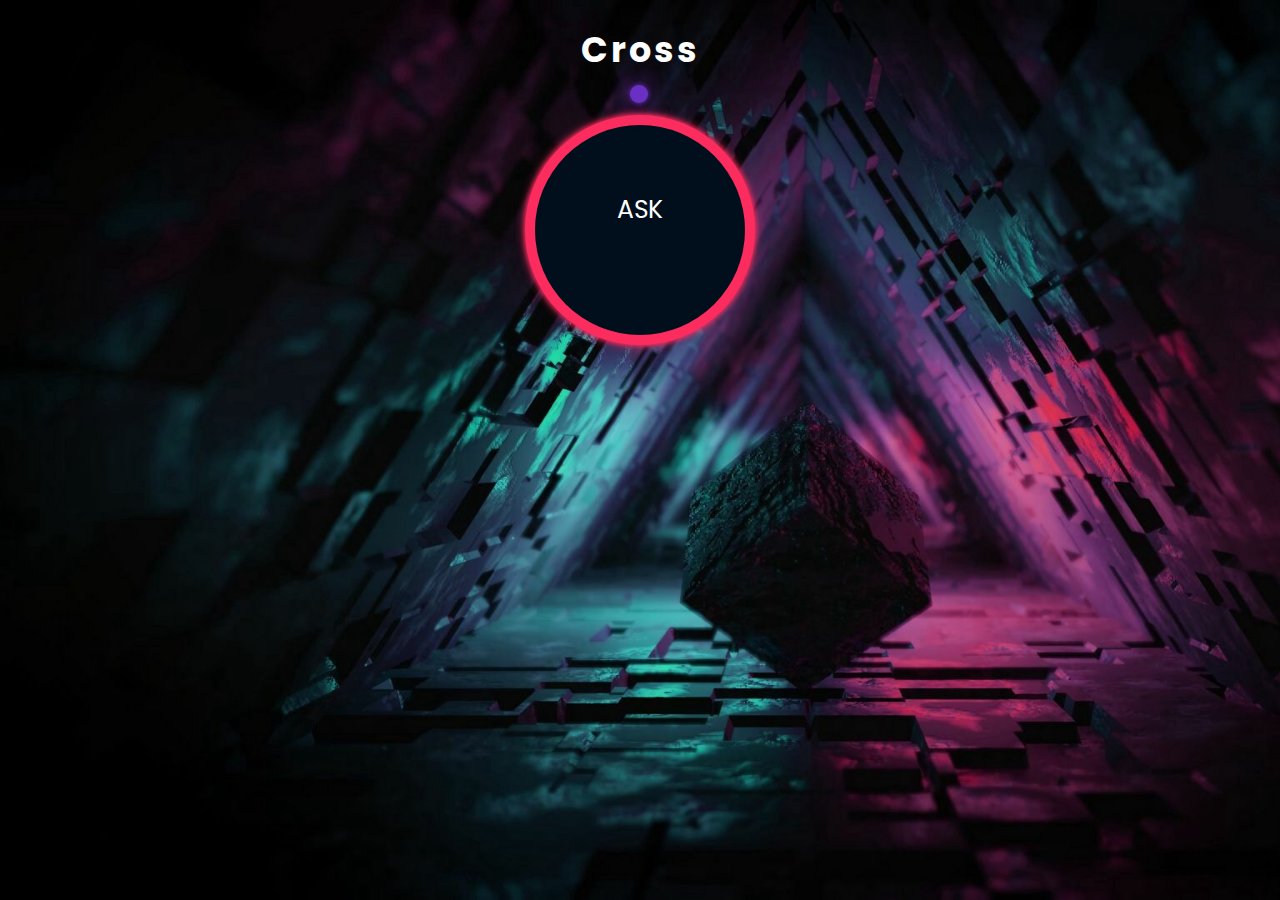
<file: homepage/index.html>
<!DOCTYPE html>
<html lang="en" dir="ltr">
  <head>
    <meta charset="utf-8">
    <link rel="stylesheet" href="style.css">
    <title>NLP</title>
  </head>
  <body>
    <h1 class='brand'>Cross</h1>
    
    <div class="container">
      <div class="circle"></div>
      <p id='text'>ASK</p>
      <div class="pointer-container">
        <div class="pointer transP"></div>
      </div>
      <div class="gradient-circle transC"></div>
    </div>

    <div id="assistant_function">
      <div class="other">
        <div class="card-image"></div>
        <div class="card-text">Other Functions</div>
        <div class="card-stats"><a href="#">Stats</a></div>
      </div>

      <div class="chatbot">
        <div class="card-image"></div>
        <div class="card-text">Chatbot</div>
        <div class="card-stats"><a href="#">Stats</a></div>
      </div>

      <div class="Sentiment">
        <div class="card-image"></div>
        <div class="card-text">Sentiment Analysis</div>
        <div class="card-stats"><a href="#">Stats</a></div>
      </div>

      <div class="text_summ">
        <div class="card-image"></div>
        <div class="card-text">Text Summarization</div>
        <div class="card-stats"><a href="#">Stats</a></div>
      </div>
      
    </div>

  </body>
  <script type="text/javascript" src="script.js"></script>
</html>
</file>
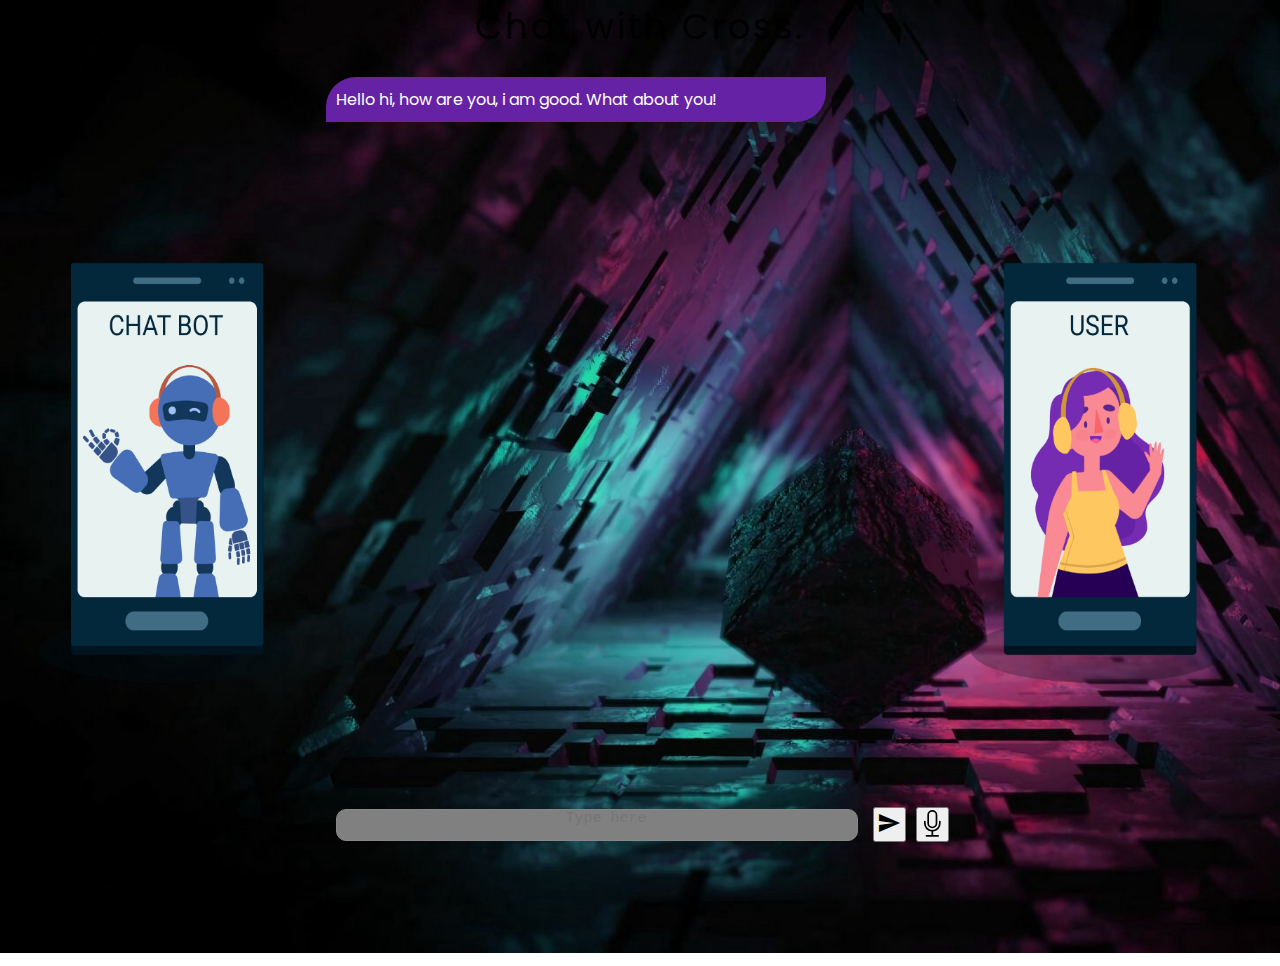
<file: OtherPages/Chatbot/test.html>
<!DOCTYPE html>
<html>
<head>
	<title>Chatbot</title>
	<link rel="stylesheet" type="text/css" href="test_style.css">
    <!-- <link rel="stylesheet" href="https://cdn.jsdelivr.net/npm/bootstrap@4.5.3/dist/css/bootstrap.min.css" integrity="sha384-TX8t27EcRE3e/ihU7zmQxVncDAy5uIKz4rEkgIXeMed4M0jlfIDPvg6uqKI2xXr2" crossorigin="anonymous"> -->
    <link href="https://fonts.googleapis.com/icon?family=Material+Icons" rel="stylesheet">
</head>
<body>
	<div class="brand">
		<p>Chat with Cross.</p>
	</div>
	<div class="container">

		<div class="chatbot-area">
            <img src="chatbot.png">
        </div>

        <div class="chatarea-main">
            <div class="chatarea-outer">
                <div class="chatarea-inner chatbot">Hello hi, how are you, i am good. What about you!</div>
                <!-- <div class="chatarea-inner user">Hello hi Cross, how are you, i am good. What about you!</div> -->
                <!-- <div class="chatarea-inner chatbot">Hello hi, how are you, i am good. What about you!</div>
                <div class="chatarea-inner user">Hello hi Cross, how are you, i am good. What about you!</div>
                <div class="chatarea-inner chatbot">Hello hi, how are you, i am good. What about you!</div>
                <div class="chatarea-inner user">Hello hi Cross, how are you, i am good. What about you!</div>
                <div class="chatarea-inner chatbot">Hello hi, how are you, i am good. What about you!</div>
                <div class="chatarea-inner user">Hello hi Cross, how are you, i am good. What about you!</div> -->
            </div>

            <div class="user_form">
                <div class="form">
                    <textarea id="text_area" placeholder="  Type here" rows="2" cols="50"></textarea>
                    <button id="send">
                        <i class="material-icons">send</i>
                    </button>
                    <button id="mic">
                        <svg width="2em" height="2em" viewBox="0 0 16 16" class="bi bi-mic" fill="currentColor" xmlns="http://www.w3.org/2000/svg">
                          <path fill-rule="evenodd" d="M3.5 6.5A.5.5 0 0 1 4 7v1a4 4 0 0 0 8 0V7a.5.5 0 0 1 1 0v1a5 5 0 0 1-4.5 4.975V15h3a.5.5 0 0 1 0 1h-7a.5.5 0 0 1 0-1h3v-2.025A5 5 0 0 1 3 8V7a.5.5 0 0 1 .5-.5z"/>
                          <path fill-rule="evenodd" d="M10 8V3a2 2 0 1 0-4 0v5a2 2 0 1 0 4 0zM8 0a3 3 0 0 0-3 3v5a3 3 0 0 0 6 0V3a3 3 0 0 0-3-3z"/>
                        </svg>
                    </button>

                </div >
            </div>

        </div>

        <div class="user-area">
            <img src="user.png">
        </div>

	</div>
    <script type="text/javascript" src="jquery.min.js"></script>
    <script type="text/javascript" src="test_script.js"></script>
</body>
<!-- <script src="https://code.jquery.com/jquery-3.5.1.slim.min.js" integrity="sha384-DfXdz2htPH0lsSSs5nCTpuj/zy4C+OGpamoFVy38MVBnE+IbbVYUew+OrCXaRkfj" crossorigin="anonymous"></script>
<script src="https://cdn.jsdelivr.net/npm/bootstrap@4.5.3/dist/js/bootstrap.bundle.min.js" integrity="sha384-ho+j7jyWK8fNQe+A12Hb8AhRq26LrZ/JpcUGGOn+Y7RsweNrtN/tE3MoK7ZeZDyx" crossorigin="anonymous"></script> -->
</html>
</file>
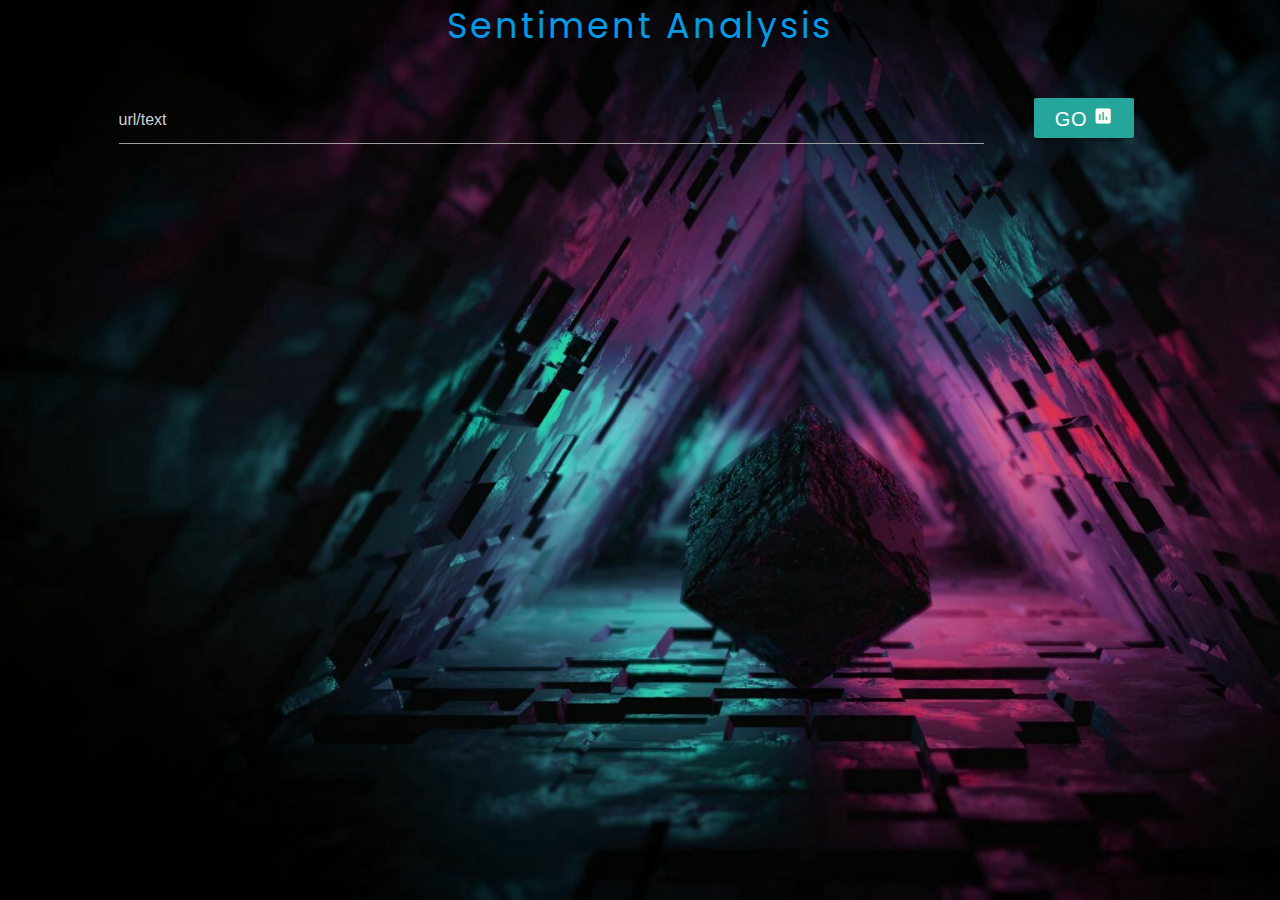
<file: OtherPages/SentimentAnalysis/sentiment.html>
<!DOCTYPE html>
<html>
<head>
	<title>Sentiment Analysis</title>
	<link rel="stylesheet" type="text/css" href="sentiment_style.css">
    <link rel="stylesheet" href="https://cdnjs.cloudflare.com/ajax/libs/materialize/1.0.0/css/materialize.min.css">
    <link href="https://fonts.googleapis.com/icon?family=Material+Icons" rel="stylesheet">
</head>
<body>
    <p><a class="brand" href="sentiment.html">Sentiment Analysis</a></p>

    <div id="data">
      <div class="row">
        <div class="col s12">
          <div class="input-field col s10">
            <input id="text" type="text" placeholder="url/text">
          </div>
          <div class="input-field col s2">
            <button class="btn waves-effect waves-light" id="go">Go
                <i class="large material-icons">assessment</i>
            </button>
          </div>
        </div>
      </div>
    </div>

    <div id="show_sentiment">
      
    </div>

    <script type="text/javascript" src="jquery.min.js"></script>
    <script type="text/javascript" src="sentiment_script.js"></script>
    <script src="https://cdnjs.cloudflare.com/ajax/libs/materialize/1.0.0/js/materialize.min.js"></script>
</body>
</html>
</file>
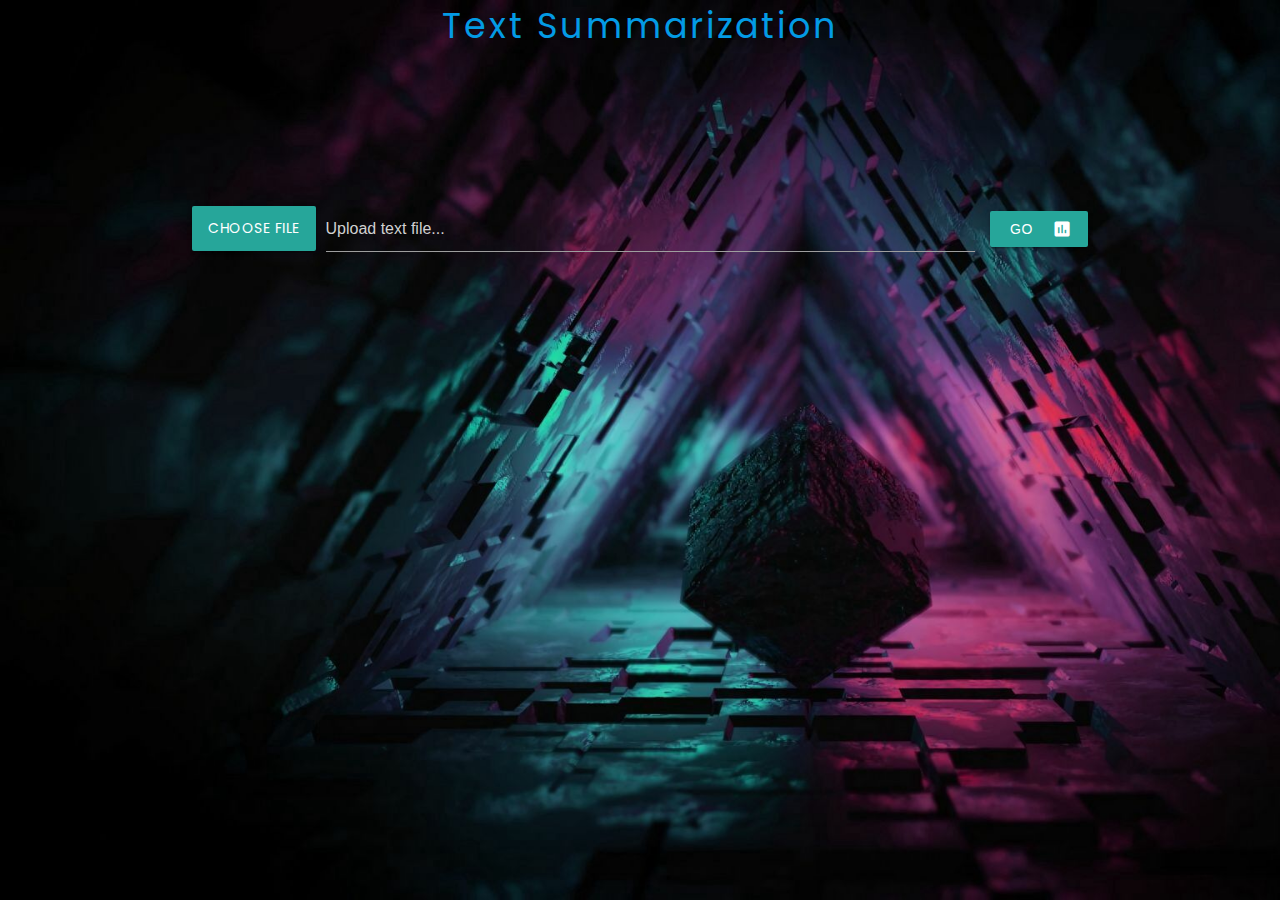
<file: OtherPages/TextSummarization/text_summ.html>
<!DOCTYPE html>
<html>
<head>
	<title>Text Summarization</title>
	<link rel="stylesheet" href="https://cdnjs.cloudflare.com/ajax/libs/materialize/1.0.0/css/materialize.min.css">
	<link href="https://fonts.googleapis.com/icon?family=Material+Icons" rel="stylesheet">
	<link rel="stylesheet" type="text/css" href="css/textSumm_style.css">
	<link rel="stylesheet" href="css/medium-editor.css">
	<link rel="stylesheet" href="css/themes/default.css">
</head>
<body>
	<p><a class="brand" href="text_summ.html">Text Summarization</a></p>
	
	<div class="container">
		<div class="form_group">
			<form>
			  <div class="file-field input-field">
				<div class="btn">
					<span>Choose File</span>
					<input  id="inputfile" type="file">
				</div>
				<div class="file-path-wrapper">
					<input class="file-path validate" type="text" placeholder="Upload text file...">
				</div>
			</div>
			</form>

			<button class="btn waves-effect waves-light" id="summarize" onclick='handleFileSelect();'>Go
				<i class="material-icons right">assessment</i>
			</button>
		</div>

		<div id="output" class="editable medium-editor-element"></div>
		
		<a class="btn waves-effect waves-light" id="link" download>Download</a>

	</div>
	<script src="js/medium-editor.js"></script>
	<script src="https://cdnjs.cloudflare.com/ajax/libs/materialize/1.0.0/js/materialize.min.js"></script>
</body>
	<script type="text/javascript" src="js/textSumm_script.js"></script>
</html>
</file>
<file: homepage/style.css>
@import url('https://fonts.googleapis.com/css2?family=Poppins:ital,wght@0,100;0,200;0,400;1,100&display=swap');
@import url('https://fonts.googleapis.com/css2?family=Major+Mono+Display&display=swap');

*{
  box-sizing: border-box;
}
body{
  font-family: 'Poppins',sans-serif;
  background: url(cube.jpg) no-repeat;
  color: white;
  background-size: cover;
  min-height: 100vh;
  overflow: hidden;
  display: flex;
  flex-direction: column;
  align-items: center;
  margin: 0;
}

.container{
  display: flex;
  align-items: center;
  justify-content: center;
  height:210px;
  width: 210px;
  margin:auto;
  margin-top: 5px;
  position:relative;
  transform: scale(1);
  
}

.gradient-circle{
  margin-top: 20px;
  height: 230px;
  width: 230px;
  position: absolute;
  top:-10px;
  left: -10px;
  z-index:-2;
  border-radius: 50%;

}
.transC{
  background-color: #6930c3;
  box-shadow: 0 0 5px #6930c3,
              0 0 25px #6930c3;
  transition: all 2s linear;
}

.circle{
  margin-top: 20px;
  background-color: #010f1c;
  height:100%;
  width: 100%;
  position:absolute;
  top: 0;
  left: 0;
  z-index: -1;
  border-radius: 50%;
}

.pointer-container{
  position: absolute;
  top:-20px;
  /* left:140px; */
  height: 143px;
  width: 20px; 
   /*background: red; */
  animation: rotate 7.5s linear forwards infinite;
  transform-origin: bottom center;
}

.pointer{
  background: #fc2d5e;
  box-shadow: 0 0 5px #fc2d5e,
              0 0 10px #fc2d5e;
  border-radius: 50%;
  height: 18px;
  width: 18px;
  display: block;
  transition: 0.5s all;
}

.container.grow{
  animation: grow 4s linear forwards;
}
.container.shrink{
  animation: shrink 4s linear forwards;
}

@keyframes rotate {
  from{
    transform: rotate(0deg)
  }
  to{
    transform: rotate(360deg);
  }
}

@keyframes grow {
  from{
    transform: scale(1);
  }
  to{
    transform: scale(1.2);
  }
}
@keyframes shrink {
  from{
    transform: scale(1.2);
  }
  to{
    transform: scale(1);
  }
}

.toggle-pointer{
  background: #6930c3;
  box-shadow: 0 0 5px #6930c3,
              0 0 25px #6930c3;
}
.toggle-gradient{

  background: #fc2d5e;
  box-shadow: 0 0 5px #fc2d5e,
              0 0 10px #fc2d5e;
}

#text{
  cursor: pointer;
  font-size: 25px;
}
#text:hover{
  text-shadow: 0 0 5px white,
               0 0 20px white;
}

.cngclr{
  color: red;
}

.brand{
  font-size: 35px;
  letter-spacing: 3px;
  cursor: pointer;
  transition: all 0.5s;
}
.brand:hover{
  color: white;
  text-shadow: 0 0 5px white,
              0 0 25px white;
}

#assistant_function{
  /*background: white;*/
  height: 250px;
  width: 100%;
  margin-bottom: 3px;
  /*display: grid;
  grid-template-columns: 1fr 1fr 1fr 1fr;*/
  display: flex;
  justify-content: space-between;
  align-items: center;
  padding-left: 1%;
  padding-right: 1%;
  opacity: 0;
}

#assistant_function h1{
  /*font-family: 'Major Mono Display', monospace;*/
  color: #d100d1;
  text-shadow:    0 0 5px #d100d1,
                  0 0 20px #d100d1;
  user-select: none;
  font-size: 15px;
  /*margin-bottom: 15px;*/
}

.other{
  /*width: 250px;*/
  box-shadow: 5px 5px 15px rgba(0,0,0,0);
  /*background: #f4a261; */
  display: grid;
  /*grid-template-columns: 250px;*/
  grid-template-rows: 150px 50px 50px;
  grid-template-areas: "image" "text" "stats";
  transition: 0.5s ease;
  width: 25%;
  float: left;
}

.chatbot{
  /*width: 250px;*/
  box-shadow: 5px 5px 15px rgba(0,0,0,0);
  /*background: #f4a261; */
  display: grid;
  /*grid-template-columns: 250px;*/
  grid-template-rows: 150px 50px 50px;
  grid-template-areas: "image" "text" "stats";
  transition: 0.5s ease;
  width: 25%;
  float: left;
  padding-left: 1%;
}

.Sentiment{
  /*width: 250px;*/
  box-shadow: 5px 5px 15px rgba(0,0,0,0);
  /*background: #f4a261; */
  display: grid;
  /*grid-template-columns: 250px;*/
  grid-template-rows: 150px 50px 50px;
  grid-template-areas: "image" "text" "stats";
  transition: 0.5s ease;
  width: 25%;
  float: left;
  padding-left: 1%;
}

.text_summ{
  /*width: 250px;*/
  box-shadow: 5px 5px 15px rgba(0,0,0,0);
  /*background: #f4a261; */
  display: grid;
  /*grid-template-columns: 250px;*/
  grid-template-rows: 150px 50px 50px;
  grid-template-areas: "image" "text" "stats";
  transition: 0.5s ease;
  width: 25%;
  float: left;
  padding-left: 1%;
}

.card-image{
  grid-area: image;
}
.card-text{
  grid-area: text;
}
.card-stats{
  grid-area: stats;
}

.card-image{
  grid-area:image;
  background: url('4.png') no-repeat ;
  background-size:cover;
  background-position: center center;
}

.card-text{
  align-self: center;
  text-align: center;
  font-size: 20px;
  font-family: 'Major Mono Display', monospace;
  user-select: none;
  text-shadow: 0 0 5px red;
}

.card-stats a{
  font-size: 15px;
  text-decoration: none;
  color:red;
}
.card-stats{
  text-align: center;
}

.other:hover{
  transform: scale(1.05);
}

.chatbot:hover{
  transform: scale(1.05);
}

.Sentiment:hover{
  transform: scale(1.05);
}

.text_summ:hover{
  transform: scale(1.05);
}
</file>
<file: OtherPages/Chatbot/test_style.css>
@import url('https://fonts.googleapis.com/css2?family=Poppins:ital,wght@0,100;0,200;0,400;1,100&display=swap');
*{
  margin: 0;
  padding: 0;
  box-sizing: border-box;
}

body{
  font-family: 'Poppins',sans-serif;
  background: url(cube.jpg) no-repeat;
  /*background: white;*/
  /*color: black;*/
  background-size: cover;
  min-height: 100vh;
  overflow: hidden;
  display: flex;
  flex-direction: column;
  align-items: center;
  margin: 0;
}

.container{
	/*background: white;*/
	margin: 0;
	height: 100vh;
	display: flex;
}

.brand{
  /*margin-top: 5%;*/
  font-size: 35px;
  letter-spacing: 3px;
  animation: cngclr 2s alternate infinite;
  user-select: none;
}
@keyframes cngclr {
  0%{
    color: #d100d1;
    text-shadow: 0 0 5px #d100d1,
                0 0 25px #d100d1;
  }
  100%{
    color: #6fffe9;
    text-shadow: 0 0 5px #6fffe9,
                0 0 10px #6fffe9,
                0 0 25px #6fffe9;
  }
}
.brand:hover{
  text-shadow: 0 0 5px white,
              0 0 25px white;
}

.user-area, .chatbot-area {
    width: 20%;
    height: calc(100vh - 60px);
    margin-right: 15px;
    display: flex;
    align-items: center;
    position: fixed;
    left: 3%;
    z-index: 99999;
    /*background: white;*/
}

.user-area {
    float: left;
    right: 3%;
    left: auto;
}

.user-area img, .chatbot-area img {
    width: 100%;
    height: 50%;
}

.chatbot-area img{
	left: 0;
}

.chatarea-main {
    display: block;
    width: 50%;
    margin: auto;
    margin-top: 1%;
    height: 100%;
    transition: all .5s ease;
}

.chatarea-outer {
	  padding: 1%;
    width: 700px;
    float: left;
    height: 80%;
    overflow-y: auto;
    scroll-behavior: smooth;
    /*background: white;*/
    transition: all .5s ease;

}

::-webkit-scrollbar {
  width: 5px;
}

/* Track */
::-webkit-scrollbar-track {
  background: transparent;
}

/* Handle */
::-webkit-scrollbar-thumb {
  background: #e3dfde;
  border-radius: 5px;
}

/* Handle on hover */
::-webkit-scrollbar-thumb:hover {
  background: #555;
}

.user-area .chatarea-main{
	float: left;
}

.chatarea-inner {
    float: left;
    width: 500px;
    padding: 10px;
    color: #fff;
    position: relative;
    margin: 5px 0;
    background: black;
}

.chatarea.user {
    float: right;
    width: 40%;
    padding: 20px 0;
}

.chatarea-inner.chatbot{
    background: #6522A4;
    border-radius: 30px 0px;
}
.chatarea-inner.user{
    background: #008a75;
    float: right;
    border-radius: 0px 30px 0px 30px;

}

/*.chatarea-inner.user:before {
    content: '';
    position: absolute;
    border-right: 20px solid #6522A4;
    border-top: 20px solid transparent;
    border-bottom: 0px solid transparent;
    bottom: 0;
    left: -20px;
}

.chatarea-inner.chatbot:before {
    content: '';
    position: absolute;
    border-left: 20px solid #6fffe9;
    border-top: 20px solid transparent;
    border-bottom: 0px solid transparent;
    bottom: 0;
    right: -20px;
}*/

.user-area .chatarea-inner{
  float: left;
}

.user_form{
  width: 100%;
  float: left;
  margin-top: 10px;
  /*background: black;*/
  max-height: 50px;
  margin-bottom: 2%;
}

.form{
  display: flex;
  flex-direction: row;
  padding: 1%;
}

textarea{
  text-align: center;
  font-size: 15px;
  margin-top: 1%;
  outline: 0;
  background: grey;
  color: white;
  border: 1px solid #888; 
  border-radius: 10px;
  outline: none;
  margin: 6.54688px 10px 0px; 
  width: 559px; 
  height: 32px;
  resize: none;
}
textarea:focus{
  color: white;
  transform: translateY(-8px);
  transition: all .5s ease;
}

#send{
  height: 35px;
  width: 35px;
  margin:5px
}

#mic{
  height: 35px;
  width: 35px;
  margin:5px
}
</file>
<file: OtherPages/SentimentAnalysis/sentiment_style.css>
@import url('https://fonts.googleapis.com/css2?family=Poppins:ital,wght@0,100;0,200;0,400;1,100&display=swap');
*{
  margin: 0;
  padding: 0;
  box-sizing: border-box;
}

body{
  font-family: 'Poppins',sans-serif;
  background: url(cube.jpg) no-repeat;
  /*background: white;*/
  /*color: black;*/
  background-size: cover;
  min-height: 100vh;
  overflow: hidden;
  display: flex;
  flex-direction: column;
  align-items: center;
  margin: 0;
}

/* body> *:not(#show_sentiment) {
  filter: blur(8px);
  -webkit-filter: blur(8px);
} */

.brand{
  /*margin-top: 5%;*/
  font-size: 35px;
  letter-spacing: 3px;
  animation: cngclr 2s alternate infinite;
  user-select: none;
  text-decoration: none;
}
@keyframes cngclr {
  0%{
    color: #d100d1;
    text-shadow: 0 0 5px #d100d1,
                0 0 25px #d100d1;
  }
  100%{
    color: #6fffe9;
    text-shadow: 0 0 5px #6fffe9,
                0 0 10px #6fffe9,
                0 0 25px #6fffe9;
  }
}
.brand:hover{
  text-shadow: 0 0 5px white,
              0 0 25px white;
}

#data{
    /* background: white;  */
    margin-top: 30px;
    width: 85%;
    height: 100px;
    text-align: center;
}

/* sentimentCheck.html */
#show_sentiment {
    width: 75%;
    /* background: antiquewhite; */
    height: 450px;
    /* box-shadow: 10px 10px 25px rgba(0,0,0,0.9); */
    display: block;
}  

#text{
    text-decoration: none;
    color: white;
}

#go{
  width: 100px;
  height: 40px;
  font-size: 20px;
}

#result {
    text-align: center;
    margin: auto;
    line-height: 54px;
    height: 54px;
    width: 100px;
    letter-spacing: .5px;
    font-size: 14px;
    outline: 0;
    color: white;
    cursor: pointer;
}

#title{
    padding: 5px;
    margin-top: 5px;
    width: 100%;
    height: 50px;
    /* background: black; */
    color: white;
    text-align: center;
}

#positive_review{
    color: white;
    margin-top: 1%;
    margin-left: 42%;
    width: 160px;
    height: 200px;
    scroll-behavior: smooth;
    overflow-y: scroll;
    padding: 5px;
    border: 2px solid gray;
}

::-webkit-scrollbar {
    width: 5px;
  }
  
  /* Track */
  ::-webkit-scrollbar-track {
    background: transparent;
  }
  
  /* Handle */
  ::-webkit-scrollbar-thumb {
    background: rgb(207, 205, 205);
    border-radius: 5px;
  }
  
  /* Handle on hover */
  ::-webkit-scrollbar-thumb:hover {
    background: #555;
  }

#customer_sat {
    margin-top: 10px;
    margin-left: 30.5%;
    color: white;
    width: 400px;
    height: 100px;
    /* background: black; */
    padding: 5px;
    text-align: center;
}
</file>
<file: OtherPages/TextSummarization/css/textSumm_style.css>
@import url('https://fonts.googleapis.com/css2?family=Poppins:ital,wght@0,100;0,200;0,400;1,100&display=swap');
*{
  margin: 0;
  padding: 0;
  box-sizing: border-box;
}

body{
  font-family: 'Poppins',sans-serif;
  background: url(cube.jpg) no-repeat;
  /*background: white;*/
  /*color: black;*/
  background-size: cover;
  min-height: 100vh;
  overflow: hidden;
  display: flex;
  flex-direction: column;
  align-items: center;
  margin: 0;
}

.brand{
  /*margin-top: 5%;*/
  font-size: 35px;
  letter-spacing: 3px;
  animation: cngclr 2s alternate infinite;
  user-select: none;
}
@keyframes cngclr {
  0%{
    color: #d100d1;
    text-shadow: 0 0 5px #d100d1,
                0 0 25px #d100d1;
  }
  100%{
    color: #6fffe9;
    text-shadow: 0 0 5px #6fffe9,
                0 0 10px #6fffe9,
                0 0 25px #6fffe9;
  }
}
.brand:hover{
  text-shadow: 0 0 5px white,
              0 0 25px white;
}

.container{
  margin: auto;
  height: 600px;
  width: 70%;
}

.form_group{
  display: flex;
  height: 20%;
  /* width: 100%; */
  /*background: yellow;*/
}

form{
  margin-top: 1em;
  margin-right: 1em;
  float: left;
  width: 90%;
}

input {
  color: white;
}

#summarize {
  margin-top: 2.5em;
  width: 100px;
}

.brand:hover{
  border: 0 0 5px white,
              0 0 25px white;
}

#output{
  padding: 7px;
  padding-left: 10px;
  margin-top: -15px;
  margin-bottom: 5px;
  background: white;
  height: 75%;
  display: none;
  scroll-behavior: smooth;
  overflow-y: scroll;
  border-radius: 5px;
}

::-webkit-scrollbar {
  width: 5px;
}

/* Track */
::-webkit-scrollbar-track {
  background: transparent;
}

/* Handle */
::-webkit-scrollbar-thumb {
  background: #e3dfde;
  border-radius: 5px;
}

/* Handle on hover */
::-webkit-scrollbar-thumb:hover {
  background: #555;
}

#link {
  margin-left: 42%;
  opacity: 0;
}
</file>
<file: OtherPages/TextSummarization/css/medium-editor.css>
@-webkit-keyframes medium-editor-image-loading {
  0% {
    -webkit-transform: scale(0);
            transform: scale(0); }
  100% {
    -webkit-transform: scale(1);
            transform: scale(1); } }

@keyframes medium-editor-image-loading {
  0% {
    -webkit-transform: scale(0);
            transform: scale(0); }
  100% {
    -webkit-transform: scale(1);
            transform: scale(1); } }

@-webkit-keyframes medium-editor-pop-upwards {
  0% {
    opacity: 0;
    -webkit-transform: matrix(0.97, 0, 0, 1, 0, 12);
            transform: matrix(0.97, 0, 0, 1, 0, 12); }
  20% {
    opacity: .7;
    -webkit-transform: matrix(0.99, 0, 0, 1, 0, 2);
            transform: matrix(0.99, 0, 0, 1, 0, 2); }
  40% {
    opacity: 1;
    -webkit-transform: matrix(1, 0, 0, 1, 0, -1);
            transform: matrix(1, 0, 0, 1, 0, -1); }
  100% {
    -webkit-transform: matrix(1, 0, 0, 1, 0, 0);
            transform: matrix(1, 0, 0, 1, 0, 0); } }

@keyframes medium-editor-pop-upwards {
  0% {
    opacity: 0;
    -webkit-transform: matrix(0.97, 0, 0, 1, 0, 12);
            transform: matrix(0.97, 0, 0, 1, 0, 12); }
  20% {
    opacity: .7;
    -webkit-transform: matrix(0.99, 0, 0, 1, 0, 2);
            transform: matrix(0.99, 0, 0, 1, 0, 2); }
  40% {
    opacity: 1;
    -webkit-transform: matrix(1, 0, 0, 1, 0, -1);
            transform: matrix(1, 0, 0, 1, 0, -1); }
  100% {
    -webkit-transform: matrix(1, 0, 0, 1, 0, 0);
            transform: matrix(1, 0, 0, 1, 0, 0); } }

.medium-editor-anchor-preview {
  font-family: "Helvetica Neue", Helvetica, Arial, sans-serif;
  font-size: 16px;
  left: 0;
  line-height: 1.4;
  max-width: 280px;
  position: absolute;
  text-align: center;
  top: 0;
  word-break: break-all;
  word-wrap: break-word;
  visibility: hidden;
  z-index: 2000; }
  .medium-editor-anchor-preview a {
    color: #fff;
    display: inline-block;
    margin: 5px 5px 10px; }

.medium-editor-anchor-preview-active {
  visibility: visible; }

.medium-editor-dragover {
  background: #ddd; }

.medium-editor-image-loading {
  -webkit-animation: medium-editor-image-loading 1s infinite ease-in-out;
          animation: medium-editor-image-loading 1s infinite ease-in-out;
  background-color: #333;
  border-radius: 100%;
  display: inline-block;
  height: 40px;
  width: 40px; }

.medium-editor-placeholder {
  position: relative; }
  .medium-editor-placeholder:after {
    content: attr(data-placeholder) !important;
    font-style: italic;
    position: absolute;
    left: 0;
    top: 0;
    white-space: pre;
    padding: inherit;
    margin: inherit; }

.medium-editor-placeholder-relative {
  position: relative; }
  .medium-editor-placeholder-relative:after {
    content: attr(data-placeholder) !important;
    font-style: italic;
    position: relative;
    white-space: pre;
    padding: inherit;
    margin: inherit; }

.medium-toolbar-arrow-under:after, .medium-toolbar-arrow-over:before {
  border-style: solid;
  content: '';
  display: block;
  height: 0;
  left: 50%;
  margin-left: -8px;
  position: absolute;
  width: 0; }

.medium-toolbar-arrow-under:after {
  border-width: 8px 8px 0 8px; }

.medium-toolbar-arrow-over:before {
  border-width: 0 8px 8px 8px;
  top: -8px; }

.medium-editor-toolbar {
  font-family: "Helvetica Neue", Helvetica, Arial, sans-serif;
  font-size: 16px;
  left: 0;
  position: absolute;
  top: 0;
  visibility: hidden;
  z-index: 2000; }
  .medium-editor-toolbar ul {
    margin: 0;
    padding: 0; }
  .medium-editor-toolbar li {
    float: left;
    list-style: none;
    margin: 0;
    padding: 0; }
    .medium-editor-toolbar li button {
      box-sizing: border-box;
      cursor: pointer;
      display: block;
      font-size: 14px;
      line-height: 1.33;
      margin: 0;
      padding: 15px;
      text-decoration: none; }
      .medium-editor-toolbar li button:focus {
        outline: none; }
    .medium-editor-toolbar li .medium-editor-action-underline {
      text-decoration: underline; }
    .medium-editor-toolbar li .medium-editor-action-pre {
      font-family: Consolas, "Liberation Mono", Menlo, Courier, monospace;
      font-size: 12px;
      font-weight: 100;
      padding: 15px 0; }

.medium-editor-toolbar-active {
  visibility: visible; }

.medium-editor-sticky-toolbar {
  position: fixed;
  top: 1px; }

.medium-editor-relative-toolbar {
  position: relative; }

.medium-editor-toolbar-active.medium-editor-stalker-toolbar {
  -webkit-animation: medium-editor-pop-upwards 160ms forwards linear;
          animation: medium-editor-pop-upwards 160ms forwards linear; }

.medium-editor-action-bold {
  font-weight: bolder; }

.medium-editor-action-italic {
  font-style: italic; }

.medium-editor-toolbar-form {
  display: none; }
  .medium-editor-toolbar-form input,
  .medium-editor-toolbar-form a {
    font-family: "Helvetica Neue", Helvetica, Arial, sans-serif; }
  .medium-editor-toolbar-form .medium-editor-toolbar-form-row {
    line-height: 14px;
    margin-left: 5px;
    padding-bottom: 5px; }
  .medium-editor-toolbar-form .medium-editor-toolbar-input,
  .medium-editor-toolbar-form label {
    border: none;
    box-sizing: border-box;
    font-size: 14px;
    margin: 0;
    padding: 6px;
    width: 316px;
    display: inline-block; }
    .medium-editor-toolbar-form .medium-editor-toolbar-input:focus,
    .medium-editor-toolbar-form label:focus {
      -webkit-appearance: none;
         -moz-appearance: none;
              appearance: none;
      border: none;
      box-shadow: none;
      outline: 0; }
  .medium-editor-toolbar-form a {
    display: inline-block;
    font-size: 24px;
    font-weight: bolder;
    margin: 0 10px;
    text-decoration: none; }

.medium-editor-toolbar-form-active {
  display: block; }

.medium-editor-toolbar-actions:after {
  clear: both;
  content: "";
  display: table; }

.medium-editor-element {
  word-wrap: break-word;
  min-height: 30px; }
  .medium-editor-element img {
    max-width: 100%; }
  .medium-editor-element sub {
    vertical-align: sub; }
  .medium-editor-element sup {
    vertical-align: super; }

.medium-editor-hidden {
  display: none; }
</file>
<file: OtherPages/TextSummarization/css/themes/default.css>
.medium-toolbar-arrow-under:after {
  border-color: #242424 transparent transparent transparent;
  top: 50px; }

.medium-toolbar-arrow-over:before {
  border-color: transparent transparent #242424 transparent;
  top: -8px; }

.medium-editor-toolbar {
  background-color: #242424;
  background: -webkit-linear-gradient(top, #242424, rgba(36, 36, 36, 0.75));
  background: linear-gradient(to bottom, #242424, rgba(36, 36, 36, 0.75));
  border: 1px solid #000;
  border-radius: 5px;
  box-shadow: 0 0 3px #000; }
  .medium-editor-toolbar li button {
    background-color: #242424;
    background: -webkit-linear-gradient(top, #242424, rgba(36, 36, 36, 0.89));
    background: linear-gradient(to bottom, #242424, rgba(36, 36, 36, 0.89));
    border: 0;
    border-right: 1px solid #000;
    border-left: 1px solid #333;
    border-left: 1px solid rgba(255, 255, 255, 0.1);
    box-shadow: 0 2px 2px rgba(0, 0, 0, 0.3);
    color: #fff;
    height: 50px;
    min-width: 50px;
    -webkit-transition: background-color .2s ease-in;
            transition: background-color .2s ease-in; }
    .medium-editor-toolbar li button:hover {
      background-color: #000;
      color: yellow; }
  .medium-editor-toolbar li .medium-editor-button-first {
    border-bottom-left-radius: 5px;
    border-top-left-radius: 5px; }
  .medium-editor-toolbar li .medium-editor-button-last {
    border-bottom-right-radius: 5px;
    border-top-right-radius: 5px; }
  .medium-editor-toolbar li .medium-editor-button-active {
    background-color: #000;
    background: -webkit-linear-gradient(top, #242424, rgba(0, 0, 0, 0.89));
    background: linear-gradient(to bottom, #242424, rgba(0, 0, 0, 0.89));
    color: #fff; }

.medium-editor-toolbar-form {
  background: #242424;
  border-radius: 5px;
  color: #999; }
  .medium-editor-toolbar-form .medium-editor-toolbar-input {
    background: #242424;
    box-sizing: border-box;
    color: #ccc;
    height: 50px; }
  .medium-editor-toolbar-form a {
    color: #fff; }

.medium-editor-toolbar-anchor-preview {
  background: #242424;
  border-radius: 5px;
  color: #fff; }

.medium-editor-placeholder:after {
  color: #b3b3b1; }
</file>
